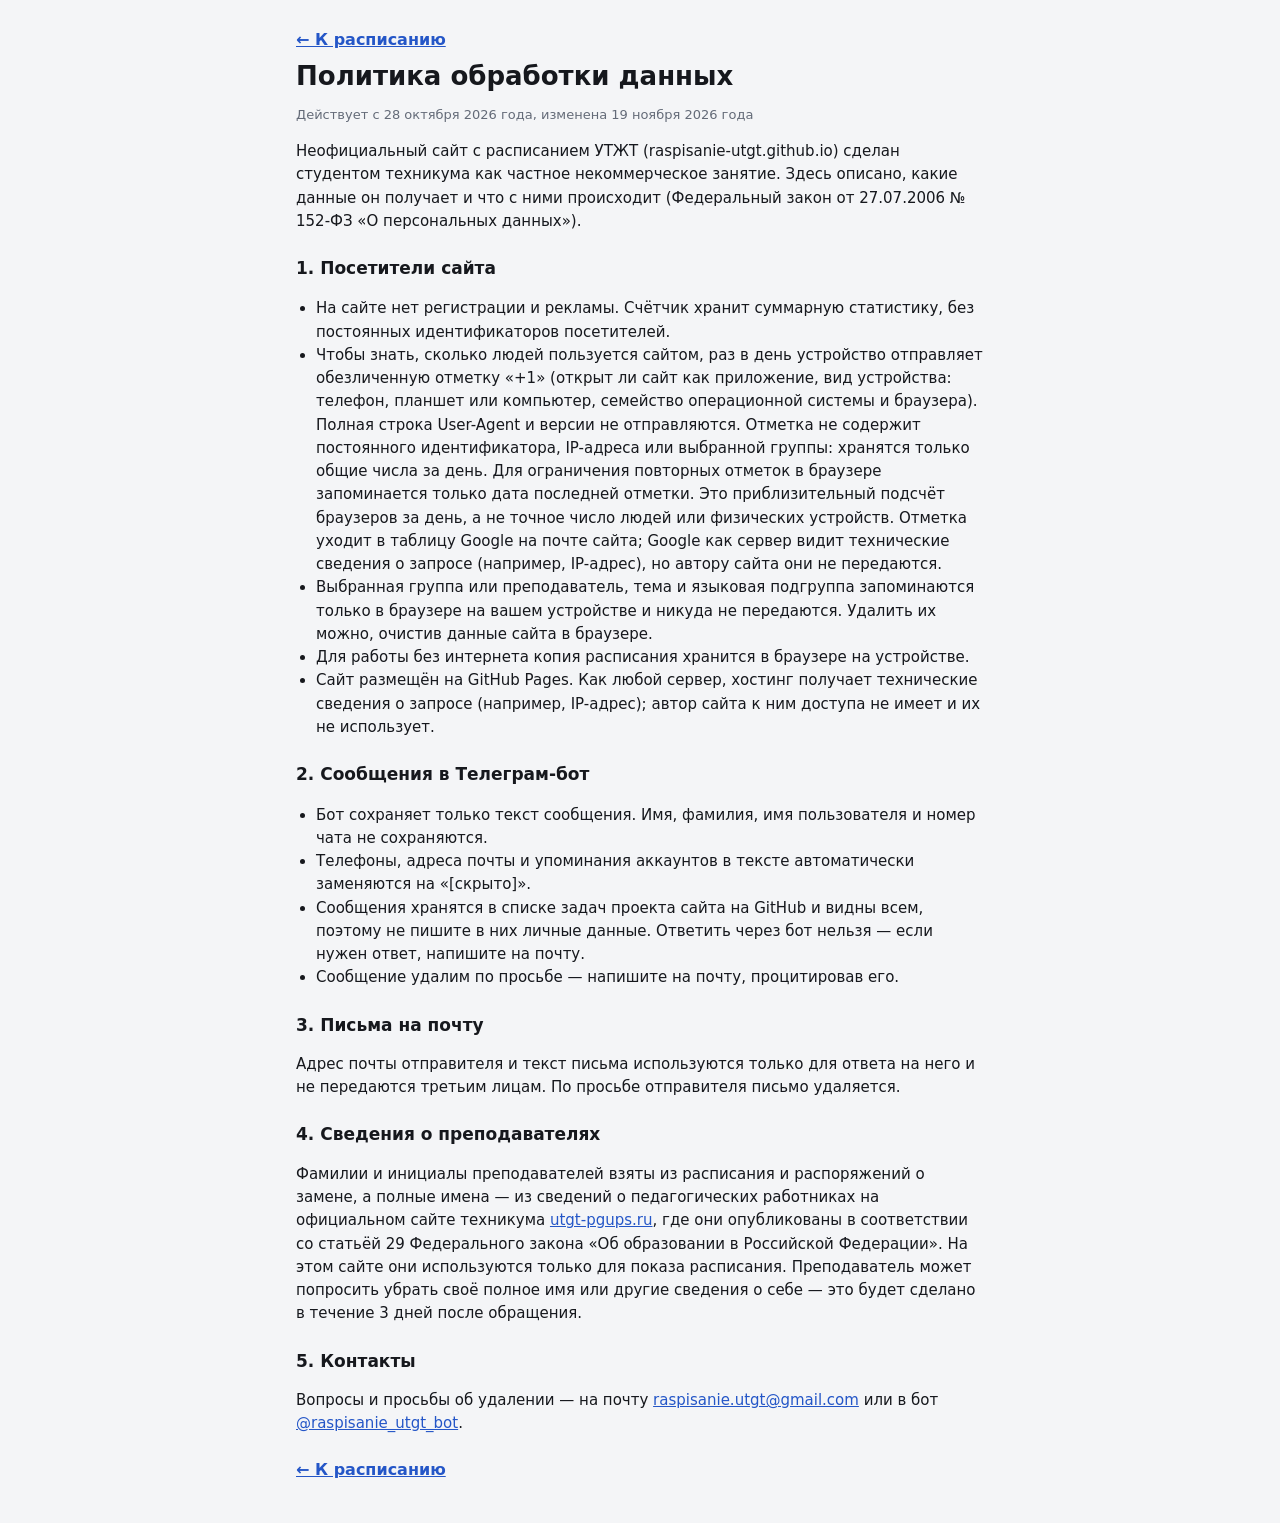
<file: site/privacy.html>
<!doctype html>
<html lang="ru">
<head>
  <meta charset="utf-8">
  <meta name="viewport" content="width=device-width, initial-scale=1">
  <title>Политика обработки данных — расписание УТЖТ</title>
  <meta name="description" content="Какие данные собирает неофициальный сайт с расписанием УТЖТ и как с ними обращаются">
  <script>
    try { var t = localStorage.getItem("utgt-theme"); if (t === "light" || t === "dark") document.documentElement.dataset.theme = t; } catch (e) {}
  </script>
  <meta name="theme-color" content="#f4f5f7" media="(prefers-color-scheme: light)">
  <meta name="theme-color" content="#111317" media="(prefers-color-scheme: dark)">
  <link rel="icon" href="favicon.png" type="image/png" sizes="120x120">
  <link rel="stylesheet" href="style.css">
  <style>
    .doc { max-width: 720px; line-height: 1.55; }
    .doc h1 { font-size: 26px; margin: 8px 0 4px; }
    .doc h2 { font-size: 17px; margin: 22px 0 6px; }
    .doc p, .doc li { font-size: 15px; }
    .doc ul { padding-left: 20px; }
    .doc .back { display: inline-block; margin-top: 8px; font-weight: 600; }
    .doc .upd { color: var(--muted); font-size: 13px; }
  </style>
</head>
<body>
  <main class="wrap doc">
    <a class="back" href="./">← К расписанию</a>
    <h1>Политика обработки данных</h1>
    <p class="upd">Действует с 28 октября 2026 года, изменена 19 ноября 2026 года</p>

    <p>Неофициальный сайт с расписанием УТЖТ (raspisanie-utgt.github.io) сделан студентом техникума как частное
      некоммерческое занятие. Здесь описано, какие данные он получает и что с ними происходит
      (Федеральный закон от 27.07.2006 № 152-ФЗ «О персональных данных»).</p>

    <h2>1. Посетители сайта</h2>
    <ul>
      <li>На сайте нет регистрации и рекламы. Счётчик хранит суммарную статистику, без постоянных идентификаторов посетителей.</li>
      <li>Чтобы знать, сколько людей пользуется сайтом, раз в день устройство отправляет обезличенную отметку «+1»
        (открыт ли сайт как приложение, вид устройства: телефон, планшет или компьютер,
        семейство операционной системы и браузера). Полная строка User-Agent и версии не отправляются.
        Отметка не содержит постоянного идентификатора, IP-адреса или выбранной группы:
        хранятся только общие числа за день. Для ограничения повторных отметок в браузере запоминается только дата последней отметки.
        Это приблизительный подсчёт браузеров за день, а не точное число людей или физических устройств.
        Отметка уходит в таблицу Google на почте сайта; Google как сервер видит технические сведения о запросе
        (например, IP-адрес), но автору сайта они не передаются.</li>
      <li>Выбранная группа или преподаватель, тема и языковая подгруппа запоминаются только в браузере
        на вашем устройстве и никуда не передаются. Удалить их можно, очистив данные сайта в браузере.</li>
      <li>Для работы без интернета копия расписания хранится в браузере на устройстве.</li>
      <li>Сайт размещён на GitHub Pages. Как любой сервер, хостинг получает технические сведения о запросе
        (например, IP-адрес); автор сайта к ним доступа не имеет и их не использует.</li>
    </ul>

    <h2>2. Сообщения в Телеграм-бот</h2>
    <ul>
      <li>Бот сохраняет только текст сообщения. Имя, фамилия, имя пользователя и номер чата не сохраняются.</li>
      <li>Телефоны, адреса почты и упоминания аккаунтов в тексте автоматически заменяются на «[скрыто]».</li>
      <li>Сообщения хранятся в списке задач проекта сайта на GitHub и видны всем, поэтому не пишите в них
        личные данные. Ответить через бот нельзя — если нужен ответ, напишите на почту.</li>
      <li>Сообщение удалим по просьбе — напишите на почту, процитировав его.</li>
    </ul>

    <h2>3. Письма на почту</h2>
    <p>Адрес почты отправителя и текст письма используются только для ответа на него и не передаются третьим лицам.
      По просьбе отправителя письмо удаляется.</p>

    <h2>4. Сведения о преподавателях</h2>
    <p>Фамилии и инициалы преподавателей взяты из расписания и распоряжений о замене, а полные имена — из сведений
      о педагогических работниках на официальном сайте техникума <a href="https://utgt-pgups.ru/">utgt-pgups.ru</a>,
      где они опубликованы в соответствии со статьёй 29 Федерального закона «Об образовании в Российской Федерации».
      На этом сайте они используются только для показа расписания. Преподаватель может попросить убрать своё
      полное имя или другие сведения о себе — это будет сделано в течение 3 дней после обращения.</p>

    <h2>5. Контакты</h2>
    <p>Вопросы и просьбы об удалении — на почту <a id="mail" data-u="raspisanie.utgt" data-d="gmail.com">raspisanie.utgt [собака] gmail.com</a>
      или в бот <a href="https://t.me/raspisanie_utgt_bot" target="_blank" rel="noopener">@raspisanie_utgt_bot</a>.</p>

    <a class="back" href="./">← К расписанию</a>
  </main>
  <script>
    (function (a) { var m = a.dataset.u + "@" + a.dataset.d; a.href = "mailto:" + m; a.textContent = m; })(document.getElementById("mail"));
  </script>
</body>
</html>
</file>
<file: site/style.css>
:root {
  --bg: #f4f5f7;
  --card: #ffffff;
  --text: #16181d;
  --muted: #646b78;
  --line: #e2e5ea;
  --frame: #c9ced8;
  --accent: #2456c7;
  --accent-soft: #e6edfb;
  --warn: #9a5b00;
  --warn-soft: #fff3dc;
  --ok: #1d7a46;
  --ok-soft: #e4f4ea;
  --bad: #b3261e;
  --on-accent: #ffffff;
  color-scheme: light;
  /* плавность: быстрый старт и мягкое торможение — для всех анимаций сайта */
  --ease: cubic-bezier(.33, 1, .68, 1);
  --ease-io: cubic-bezier(.4, 0, .2, 1);
}
html { scroll-behavior: smooth; }
/* Тёмная тема: по настройке телефона или по переключателю (data-theme на <html>) */
@media (prefers-color-scheme: dark) {
  :root:not([data-theme="light"]) {
    --bg: #111317;
    --card: #1b1e24;
    --text: #e9ebef;
    --muted: #9aa1ad;
    --line: #2c3038;
    --frame: #3d434f;
    --accent: #7ea2f5;
    --accent-soft: #1f2a44;
    --warn: #f0b860;
    --warn-soft: #3a2c12;
    --ok: #6fcf97;
    --ok-soft: #17301f;
    --bad: #ff8a80;
    --on-accent: #0b1220;
    color-scheme: dark;
  }
}
:root[data-theme="dark"] {
  --bg: #111317;
  --card: #1b1e24;
  --text: #e9ebef;
  --muted: #9aa1ad;
  --line: #2c3038;
  --frame: #3d434f;
  --accent: #7ea2f5;
  --accent-soft: #1f2a44;
  --warn: #f0b860;
  --warn-soft: #3a2c12;
  --ok: #6fcf97;
  --ok-soft: #17301f;
  --bad: #ff8a80;
  --on-accent: #0b1220;
  color-scheme: dark;
}
* { box-sizing: border-box; }
html { -webkit-text-size-adjust: 100%; }
[hidden] { display: none !important; }

body {
  margin: 0;
  background: var(--bg);
  color: var(--text);
  font: 16px/1.45 system-ui, -apple-system, "Segoe UI", Roboto, sans-serif;
}
/* анимации смены дня (свайп) выезжают сбоку — по краю экрана обрезаем, чтобы страница не дёргалась вбок;
   clip, а не hidden: прилипающие вкладки продолжают работать */
html, body { overflow-x: clip; }
a { color: var(--accent); }
.wrap { max-width: 640px; margin: 0 auto; padding: 20px 16px 40px; }

/* шапка (телефон): слева группа и неделя, справа часы и под ними метки; дата — во всю ширину ниже */
.top { display: grid; grid-template-columns: minmax(0, 1fr) auto; column-gap: 12px; align-items: start; }
.top-l { display: contents; }
.top .chips { grid-column: 1; grid-row: 1; }
.top .eyebrow { grid-column: 1; grid-row: 2; align-self: start; }
.top .clock { grid-column: 2; grid-row: 1 / 4; }
.top .specialty { grid-column: 1 / -1; grid-row: 4; }
.top h1 { grid-column: 1 / -1; grid-row: 5; }
.eyebrow { margin: 0; color: var(--muted); font-size: 14px; }
#week:not(:empty)::before { content: "· "; }
h1 { margin: 2px 0 0; font-size: 24px; line-height: 1.2; }
h1::first-letter { text-transform: uppercase; }
/* «печать» заголовка: буквы появляются по очереди */
@keyframes type-in { from { opacity: 0; transform: translate3d(0, .25em, 0); } }
.w { display: inline-block; white-space: nowrap; }
.ch { display: inline-block; animation: type-in .35s var(--ease) both; }
/* спрятано для глаз, но читается экранными дикторами */
.sr { position: absolute; width: 1px; height: 1px; overflow: hidden; clip: rect(0 0 0 0); white-space: nowrap; }
/* часы: сменившаяся цифра въезжает снизу */
@keyframes roll { from { opacity: 0; transform: translate3d(0, .45em, 0); } }
.clock .roll { display: inline-block; animation: roll .6s var(--ease) both; }
.clock { text-align: right; font-variant-numeric: tabular-nums; }
.clock span { display: block; font-size: 28px; font-weight: 650; white-space: nowrap; }

/* вкладки всегда видны вверху экрана — из длинной недели можно сразу вернуться */
.tabs { display: flex; gap: 6px; margin: 10px 0 6px; padding: 8px 0; position: sticky; top: 0; z-index: 5; background: var(--bg); }
.tabs button {
  flex: 1 1 0; min-width: 0; padding: 9px 6px; border: 1px solid var(--line); border-radius: 10px;
  white-space: nowrap;
  background: var(--card); color: var(--text); font: inherit; cursor: pointer;
}
/* многоточие — у текста, а не у кнопки: точка «есть замены» может выступать за угол */
/* полоса дней — только на компьютере (desktop.css) */
/* полоса дней (две недели без воскресений и «Неделя»): когда построена, вместо «Сегодня / Завтра / Неделя»;
   на телефоне листается пальцем вбок */
.tabs { overflow-x: auto; scrollbar-width: none; overscroll-behavior-x: contain; }
.tabs::-webkit-scrollbar { display: none; }
.tabs:empty { min-height: 50px; } /* место под полосу — чтобы страница не прыгнула, когда она появится */
.tabs .strip { flex: 0 0 52px; padding: 6px 0; border-radius: 12px; font-size: 14px; line-height: 1.25; color: var(--muted); }
.tabs .strip b { display: block; font-size: 15px; color: var(--text); }
.tabs .strip.off { opacity: .45; }
.tabs .strip.today:not([aria-selected="true"]) { box-shadow: inset 0 0 0 2px var(--accent); }
.tabs .strip[aria-selected="true"], .tabs .strip[aria-selected="true"] b { color: var(--on-accent); }
.tabs .strip.wk { flex: 0 0 auto; padding: 0 14px; }
.tabs .strip.wk b { font-size: 15px; }
.tabs button .t { display: block; overflow: hidden; text-overflow: ellipsis; }
.tabs button[aria-selected="true"] { background: var(--accent); border-color: var(--accent); color: var(--on-accent); }

.week { display: flex; flex-direction: column; gap: 10px; }
.wday { background: var(--card); border: 1px solid var(--line); border-radius: 12px; padding: 10px 14px; }
.wday.today { border-color: var(--accent); box-shadow: 0 0 0 1px var(--accent) inset; }
.wday h3 { margin: 0 0 6px; font-size: 15px; }
.wday h3::first-letter { text-transform: uppercase; }
.wday ul { list-style: none; margin: 0; padding: 0; }
.wday li { display: grid; grid-template-columns: minmax(48px, max-content) minmax(0, 1fr) auto; gap: 8px; padding: 5px 0; border-top: 1px solid var(--line); font-size: 14px; }
.wday li:first-child { border-top: 0; }
.wday li .t { font-variant-numeric: tabular-nums; color: var(--muted); }
.wday li .r { color: var(--muted); white-space: nowrap; }
.wday li.none { display: block; color: var(--muted); }
.wday .tag { font-size: 11px; padding: 0 6px; }
/* строка с заменой в неделе — оранжевая подсветка, как карточка с заменой в дне */
.wday li.changed { margin: 0 -8px; padding-left: 8px; padding-right: 8px; border-radius: 8px; background: var(--warn-soft); border-top-color: transparent; }
.wday li.changed + li { border-top-color: transparent; }
/* подписи столбцов и рамка-таймер идущей пары — только на компьютере */
.col-head { display: none; }
/* плитки разделов и их окно — только на компьютере (desktop.css) */
#tiles { display: none; }
.banner { padding: 12px 14px; border-radius: 12px; margin-bottom: 14px; font-size: 15px; }
.banner strong { display: block; }
.banner .also { display: block; margin-top: 8px; padding-top: 8px; border-top: 1px solid color-mix(in srgb, currentColor 15%, transparent); }
.banner.info { background: var(--accent-soft); }
.banner.ok { background: var(--ok-soft); }
.banner.warn { background: var(--warn-soft); }

/* все пары дня — в одной общей рамке */
.list {
  display: flex; flex-direction: column; gap: 8px; padding: 10px;
  border: 1.5px solid var(--frame); border-radius: 16px; background: color-mix(in srgb, var(--frame) 14%, transparent);
}
.lesson {
  display: grid; grid-template-columns: minmax(58px, max-content) minmax(0, 1fr) auto; gap: 0 10px; align-items: start;
  background: var(--card); border: 1px solid var(--line); border-radius: 12px; padding: 12px 14px;
}
.lesson .time { font-variant-numeric: tabular-nums; font-weight: 600; }
.lesson .time small { display: block; color: var(--muted); font-weight: 400; }
.lesson .subj { font-weight: 600; overflow-wrap: break-word; -webkit-hyphens: auto; hyphens: auto; }
/* метка не шире своей колонки: на узком экране или с крупным шрифтом переносится внутри, а не выталкивает аудиторию */
.tag { white-space: normal; }
.tag.nw, .wday .tag { white-space: nowrap; }
.lesson .who { color: var(--muted); font-size: 14px; }
.nw { white-space: nowrap; }
.lesson .room { color: var(--muted); white-space: nowrap; }
/* цвет предмета (subjColor в app.js): полоска слева и плашка кабинета — у предмета везде один и тот же */
.sc0 { --c: #2456c7; --b: #e6edfb; } .sc1 { --c: #7a3fc2; --b: #f1e9fb; } .sc2 { --c: #1f8a5b; --b: #e3f5ec; }
.sc3 { --c: #c0541d; --b: #fcebe1; } .sc4 { --c: #0d7f95; --b: #ddf3f7; } .sc5 { --c: #9a6a12; --b: #f8efdc; }
.sc6 { --c: #b3263a; --b: #fbe4e7; } .sc7 { --c: #3d8a1f; --b: #e8f4e0; } .sc8 { --c: #c2387e; --b: #fbe5f0; }
.sc9 { --c: #4b55c2; --b: #e8e9fb; }
@media (prefers-color-scheme: dark) {
  :root:not([data-theme="light"]) .sc0 { --c: #8fb0ff; --b: #1e2c50; }
  :root:not([data-theme="light"]) .sc1 { --c: #c39bf2; --b: #2c2347; }
  :root:not([data-theme="light"]) .sc2 { --c: #6fd3a1; --b: #173a2d; }
  :root:not([data-theme="light"]) .sc3 { --c: #f2a37a; --b: #3d2618; }
  :root:not([data-theme="light"]) .sc4 { --c: #6fd0e2; --b: #15343d; }
  :root:not([data-theme="light"]) .sc5 { --c: #e8c27a; --b: #362b14; }
  :root:not([data-theme="light"]) .sc6 { --c: #f59aa6; --b: #3d1d23; }
  :root:not([data-theme="light"]) .sc7 { --c: #9ad87a; --b: #1f3517; }
  :root:not([data-theme="light"]) .sc8 { --c: #f294c3; --b: #3b1d2d; }
  :root:not([data-theme="light"]) .sc9 { --c: #a6adf5; --b: #24264a; }
}
:root[data-theme="dark"] .sc0 { --c: #8fb0ff; --b: #1e2c50; }
:root[data-theme="dark"] .sc1 { --c: #c39bf2; --b: #2c2347; }
:root[data-theme="dark"] .sc2 { --c: #6fd3a1; --b: #173a2d; }
:root[data-theme="dark"] .sc3 { --c: #f2a37a; --b: #3d2618; }
:root[data-theme="dark"] .sc4 { --c: #6fd0e2; --b: #15343d; }
:root[data-theme="dark"] .sc5 { --c: #e8c27a; --b: #362b14; }
:root[data-theme="dark"] .sc6 { --c: #f59aa6; --b: #3d1d23; }
:root[data-theme="dark"] .sc7 { --c: #9ad87a; --b: #1f3517; }
:root[data-theme="dark"] .sc8 { --c: #f294c3; --b: #3b1d2d; }
:root[data-theme="dark"] .sc9 { --c: #a6adf5; --b: #24264a; }
/* полоска — фоном, а не ::before: ::before у идущей и следующей пары занят метками «Сейчас» и «Следующая» */
.lesson { background-image: linear-gradient(90deg, var(--c, var(--accent)) 0 5px, transparent 5px); background-clip: padding-box; }
.lesson .room:not(:empty) { align-self: start; font-size: 15px; font-weight: 700; color: var(--c, var(--accent)); background: var(--b, var(--accent-soft)); padding: 2px 7px; border-radius: 8px; }
/* узкий телефон: «ауд.» в плашке не помещается рядом с длинным названием — цвет плашки и так говорит, что это кабинет */
@media (max-width: 360px) { .lesson .room .pre { display: none; } .lesson .room:not(:empty) { padding: 2px 6px; } }
/* Метки — одинаковые везде: оранжевая — замена/изменение, синяя — сегодня/идёт/состояние */
.tag {
  display: inline-block; margin-left: 6px; padding: 1px 7px; border-radius: 6px;
  font-size: 12px; font-weight: 600; line-height: 1.35; vertical-align: 1px; max-width: 100%; box-sizing: border-box;
  background: var(--warn-soft); color: var(--warn); border: 1px solid color-mix(in srgb, var(--warn) 35%, transparent);
}
.tag.state { background: var(--accent-soft); color: var(--accent); border-color: color-mix(in srgb, var(--accent) 35%, transparent); }
.lesson { cursor: pointer; }
/* раскрытие ФИО: плавно по высоте (0fr -> 1fr) и прозрачности, в обе стороны */
.lesson .full {
  grid-column: 1 / -1; display: grid; grid-template-rows: 0fr; opacity: 0;
  transition: grid-template-rows .6s var(--ease), opacity .45s var(--ease-io);
}
.lesson .full > div { overflow: hidden; min-height: 0; }
.lesson .full .in {
  margin-top: 10px; padding-top: 8px; border-top: 1px dashed var(--line); font-size: 14px;
  transform: translateY(-6px); transition: transform .6s var(--ease);
}
.lesson.open .full { grid-template-rows: 1fr; opacity: 1; }
.lesson.open .full .in { transform: none; }
.lesson .full strong { display: block; font-weight: 600; }
.lesson .full small { display: block; color: var(--muted); margin-bottom: 4px; }
.lesson:focus-visible { outline: 2px solid var(--accent); outline-offset: 2px; }
.lesson.changed { border-color: var(--warn); }
/* отмена распознана неуверенно: пара на месте, но под вопросом */
.lesson.maybe { border-style: dashed; border-color: var(--warn); }
.lesson.maybe .subj { opacity: .8; }
/* Актуальные пары видно сразу: идущая — в яркой рамке, следующая — в пунктирной, прошедшие — бледнее и компактнее */
.lesson.past { opacity: .42; padding-top: 8px; padding-bottom: 8px; }
.lesson.past .who { display: none; }
.lesson.now {
  position: relative; border: 2px solid var(--accent); background: var(--accent-soft);
  box-shadow: 0 0 0 4px color-mix(in srgb, var(--accent) 18%, transparent), 0 6px 18px rgb(0 0 0 / .12);
}
.lesson.now::before, .lesson.next::before {
  position: absolute; top: -10px; left: 12px; padding: 1px 8px; border-radius: 6px;
  font-size: 11px; font-weight: 700; letter-spacing: .03em; text-transform: uppercase;
}
.lesson.now::before { content: "Сейчас"; background: var(--accent); color: var(--card); }
.lesson.next { position: relative; border: 2px solid color-mix(in srgb, var(--accent) 45%, var(--line)); }
.lesson.next::before { content: "Следующая"; background: var(--card); color: var(--accent); border: 1px solid var(--accent); }
.lesson.now.changed, .lesson.next.changed { border-color: var(--accent); }
/* идущая пара: рамка-таймер — бледная дорожка, синяя линия заполняется к концу пары (начало — левый верхний угол) */
.lesson.now, .lesson.now.changed { border-color: color-mix(in srgb, var(--accent) 25%, var(--line)); }
.lesson.now::before { z-index: 2; }
.lesson .timer { display: block; z-index: 1; position: absolute; inset: -2px; width: calc(100% + 4px); height: calc(100% + 4px); pointer-events: none; overflow: visible; }
.lesson .timer rect {
  x: 1.25px; y: 1.25px; width: calc(100% - 2.5px); height: calc(100% - 2.5px); rx: 13px; ry: 13px;
  fill: none; stroke: var(--accent); stroke-width: 2.5px; stroke-linecap: round; stroke-dasharray: 100;
  transition: stroke-dashoffset 1s var(--ease-io);
}
.lesson.now, .lesson.next { margin-top: 6px; }
.lesson.now .tag.state, .lesson.next .tag.state { background: var(--accent-soft); color: var(--accent); }
.empty { background: var(--card); border: 1px dashed var(--line); border-radius: 12px; padding: 20px; text-align: center; color: var(--muted); }
.retry-data, .retry-teachers {
  min-height: 44px; padding: 0 14px; border: 1px solid var(--line); border-radius: 10px;
  color: var(--text); background: var(--card); font: inherit; cursor: pointer;
}

.hint { margin: 10px 2px 0; color: var(--muted); font-size: 13px; }
/* серые заготовки карточек, пока грузится расписание */
.skel {
  height: 62px; border-radius: 12px; border: 1px solid var(--line);
  background: linear-gradient(90deg, var(--card) 30%, color-mix(in srgb, var(--line) 70%, var(--card)) 50%, var(--card) 70%);
  background-size: 300% 100%; animation: skel 1.4s linear infinite;
}
.skel + .skel { margin-top: 8px; }
@keyframes skel { from { background-position: 100% 0; } to { background-position: 0 0; } }
@media (prefers-reduced-motion: reduce) { .skel { animation: none; } }
/* «Поделиться» — неприметной надписью справа от подсказки: нужна редко */
.hint-row { display: flex; align-items: baseline; justify-content: space-between; gap: 12px; }
.hint-row .hint { flex: 1; }
.share-btn {
  flex: none; margin: 10px 2px 0; padding: 0; border: 0; background: none; font: inherit; font-size: 13px; color: var(--muted);
  text-decoration: underline; text-underline-offset: 3px; cursor: pointer;
}
/* следующая пара крупно — до первой пары и на перемене (drawNextUp в app.js) */
.next-up {
  margin: 4px 0 14px; padding: 14px 16px; border-radius: 16px; background: var(--accent); color: var(--on-accent);
  box-shadow: 0 10px 24px color-mix(in srgb, var(--accent) 25%, transparent); animation: rise .5s var(--ease) both;
}
.next-up small { display: block; font-size: 12.5px; letter-spacing: .03em; text-transform: uppercase; opacity: .88; }
.next-up b { display: block; margin: 3px 0 2px; font-size: 23px; line-height: 1.2; overflow-wrap: break-word; }
.next-up > span { font-size: 15px; font-variant-numeric: tabular-nums; }
.next-up .rm { font-variant-numeric: normal; display: inline-block; margin-left: 8px; padding: 1px 8px; border-radius: 8px; background: rgb(255 255 255 / .2); font-weight: 700; }
.tabs .strip .tab-dot { top: 3px; right: 3px; }
.cancelled { margin-top: 12px; color: var(--muted); font-size: 15px; }
.cancelled s { color: var(--bad); }

.images h2 { font-size: 17px; margin: 26px 0 10px; }
.images img { width: 100%; height: auto; border-radius: 10px; border: 1px solid var(--line); background: #fff; }
/* отсчёт до каникул, сессии, праздника — компактные метки в строку */
.calendar { list-style: none; margin: 10px 0 0; padding: 0; display: flex; flex-wrap: wrap; gap: 6px; }
.calendar li {
  padding: 3px 10px; border-radius: 999px; background: var(--card); border: 1px solid var(--line);
  font-size: 13px; font-weight: 500; color: var(--muted); line-height: 1.4;
}
.calendar.stagger li { animation: rise .75s var(--ease) both; animation-delay: calc(var(--i, 0) * 90ms + 200ms); }
/* метки нажимаются — под ними пояснение (полный текст) */
.calendar li[role="button"] { cursor: pointer; -webkit-tap-highlight-color: transparent; transition: transform .22s var(--ease), border-color .3s var(--ease-io); }
.calendar li[role="button"]:active { transform: scale(.94); }
.calendar li[role="button"]:focus-visible { outline: 2px solid var(--accent); outline-offset: 2px; }
.calendar li::before { content: ""; display: inline-block; width: 7px; height: 7px; margin-right: 6px; border-radius: 50%; vertical-align: 1px; background: var(--line); }
.calendar .cal-kanikuly::before { background: var(--ok); }
.calendar .cal-sessiya::before { background: var(--warn); }
.calendar .cal-holiday::before { background: var(--accent); }
.calendar .cal-praktika::before { background: var(--accent); }

.news { margin-top: 24px; background: var(--card); border: 1px solid var(--line); border-radius: 12px; padding: 0 14px; }
.news summary { padding: 12px 0; font-weight: 600; cursor: pointer; }
.news ul { list-style: none; margin: 0; padding: 0 0 4px; }
.news li { padding: 8px 0; border-top: 1px solid var(--line); }
.news li a { color: var(--text); text-decoration: none; }
.news li small { display: block; color: var(--muted); font-size: 13px; margin-top: 2px; }
.news li.vk span { overflow-wrap: anywhere; }
.news li.vk small a { color: var(--accent); }
.news-more { margin: 4px 0 12px; font-size: 14px; }
#useful { margin-top: 10px; }
#useful ul { padding-bottom: 8px; }
#useful li a { color: var(--accent); }
.office { padding: 10px 0 12px; border-top: 1px solid var(--line); }
.office strong { display: block; }
.office small { display: block; color: var(--muted); font-size: 13px; margin-top: 4px; }
.office .status { display: inline-block; margin-top: 4px; padding: 1px 8px; border-radius: 6px; font-size: 13px; font-weight: 600; }
.office .status.on { background: var(--ok-soft); color: var(--ok); }
.office .status.off { background: var(--bg); color: var(--muted); }

.disclaimer { padding: 10px 12px; border: 1px solid var(--line); border-radius: 10px; background: var(--card); font-size: 13px; line-height: 1.45; }
.disclaimer strong { color: var(--text); }
.foot { margin-top: 28px; color: var(--muted); font-size: 13px; }
.foot .contact { margin-top: 14px; padding-top: 14px; border-top: 1px solid var(--line); font-size: 14px; color: var(--text); }
.foot .contact a { font-weight: 600; white-space: nowrap; }

/* Анимации: карточки мягко «всплывают» по очереди при открытии и смене вкладки
   (при ежеминутном обновлении — без анимации) */
@keyframes rise { from { opacity: 0; transform: translate3d(0, 8px, 0); } }
@keyframes fade { from { opacity: 0; } }
.anim .lesson, .anim .wday, .anim .banner, .anim .empty {
  animation: rise .75s var(--ease) both;
  animation-delay: calc(var(--i, 0) * 70ms);
}
.lesson { transition: transform .22s var(--ease), box-shadow .3s var(--ease-io), border-color .3s var(--ease-io), opacity .35s var(--ease-io); }
.lesson:active { transform: scale(.985); }
.tabs button { transition: background-color .3s var(--ease-io), color .3s var(--ease-io), border-color .3s var(--ease-io), transform .22s var(--ease); }
.tabs button:active { transform: scale(.96); }
details[open] > :not(summary) { animation: rise .6s var(--ease) both; }

@media (prefers-reduced-motion: reduce) {
  *, *::before, *::after { animation: none !important; transition: none !important; }
}

/* без синей вспышки браузера при нажатии на телефоне (отклик даёт лёгкое «нажатие» карточки) */
.lesson, .tabs button, summary, .lesson * { -webkit-tap-highlight-color: transparent; }
.lesson:focus:not(:focus-visible) { outline: none; }

.lesson .full small.fullsubj { color: var(--text); font-size: 14px; margin-bottom: 6px; }
.lesson .full small.place { margin-top: 6px; }

/* окна (выбор группы, история замен): плавно появляются, фон затемняется мягко */
@keyframes pop-in { from { opacity: 0; transform: translateY(12px) scale(.97); } }
@keyframes dim-in { from { opacity: 0; } }
dialog[open] { animation: pop-in .55s var(--ease) both; }
dialog[open]::backdrop { animation: dim-in .45s var(--ease-io) both; }

/* просмотр распоряжения: на весь экран поверх сайта, крестик всегда виден */
.viewer { width: 100vw; height: 100dvh; max-width: none; max-height: none; margin: 0; padding: 0; border: 0; background: rgb(0 0 0 / .86); }
.viewer::backdrop { background: rgb(0 0 0 / .6); }
.viewer-body { width: 100%; height: 100%; overflow: auto; display: flex; align-items: flex-start; justify-content: center; padding: 56px 12px 24px; box-sizing: border-box; }
.viewer-body img { width: 100%; max-width: 1200px; height: auto; background: #fff; border-radius: 8px; }
.viewer-close {
  position: fixed; top: max(10px, env(safe-area-inset-top)); right: 12px; z-index: 2; width: 44px; height: 44px; border-radius: 50%;
  border: 0; background: rgb(255 255 255 / .92); color: #111; font-size: 22px; line-height: 44px; cursor: pointer;
}
.viewer-close:focus-visible { outline: 3px solid var(--accent); outline-offset: 2px; }

/* плашка «Вы во встроенном браузере ВК» — сверху, над шапкой */
.inapp { background: var(--accent-soft); border-bottom: 1px solid color-mix(in srgb, var(--accent) 30%, transparent); }
.inapp-in { max-width: 640px; margin: 0 auto; padding: 10px 44px 10px 16px; position: relative; display: flex; flex-wrap: wrap; gap: 8px 12px; align-items: center; font-size: 14px; }
.inapp-in p { margin: 0; flex: 1 1 220px; }
.inapp-in strong { display: block; }
.inapp-in small { flex: 1 1 100%; color: var(--muted); }
.inapp-go { padding: 8px 14px; border-radius: 10px; background: var(--accent); color: var(--on-accent); font-weight: 600; text-decoration: none; white-space: nowrap; }
.inapp-x { position: absolute; top: 6px; right: 6px; width: 32px; height: 32px; border: 0; border-radius: 50%; background: none; color: var(--muted); font-size: 16px; cursor: pointer; }

/* старые браузеры без <dialog>: окно поверх страницы по центру (app.js ставит класс no-dialog) */
.no-dialog dialog:not([open]) { display: none; }
.no-dialog dialog[open] { position: fixed; top: 50%; left: 50%; transform: translate(-50%, -50%); z-index: 100; box-shadow: 0 0 0 100vmax rgb(0 0 0 / .45); }

/* При ограничении движения отключаем затемнение диалогов и плавную прокрутку. */
@media (prefers-reduced-motion: reduce) {
  html { scroll-behavior: auto !important; }
  dialog[open]::backdrop { animation: none !important; transition: none !important; }
}
.viewer-error { color: #fff; font-size: 15px; text-align: center; margin: 14px; }
.viewer-error button { display: inline-block; margin: 10px; padding: 8px 16px; cursor: pointer; }

.force-refresh { display: inline-block; margin: 12px 0; padding: 10px 14px; border: 1px solid var(--accent); border-radius: 10px; background: transparent; color: var(--accent); font: inherit; font-weight: 600; cursor: pointer; }
.force-refresh:disabled { opacity: .65; cursor: wait; }
</file>
